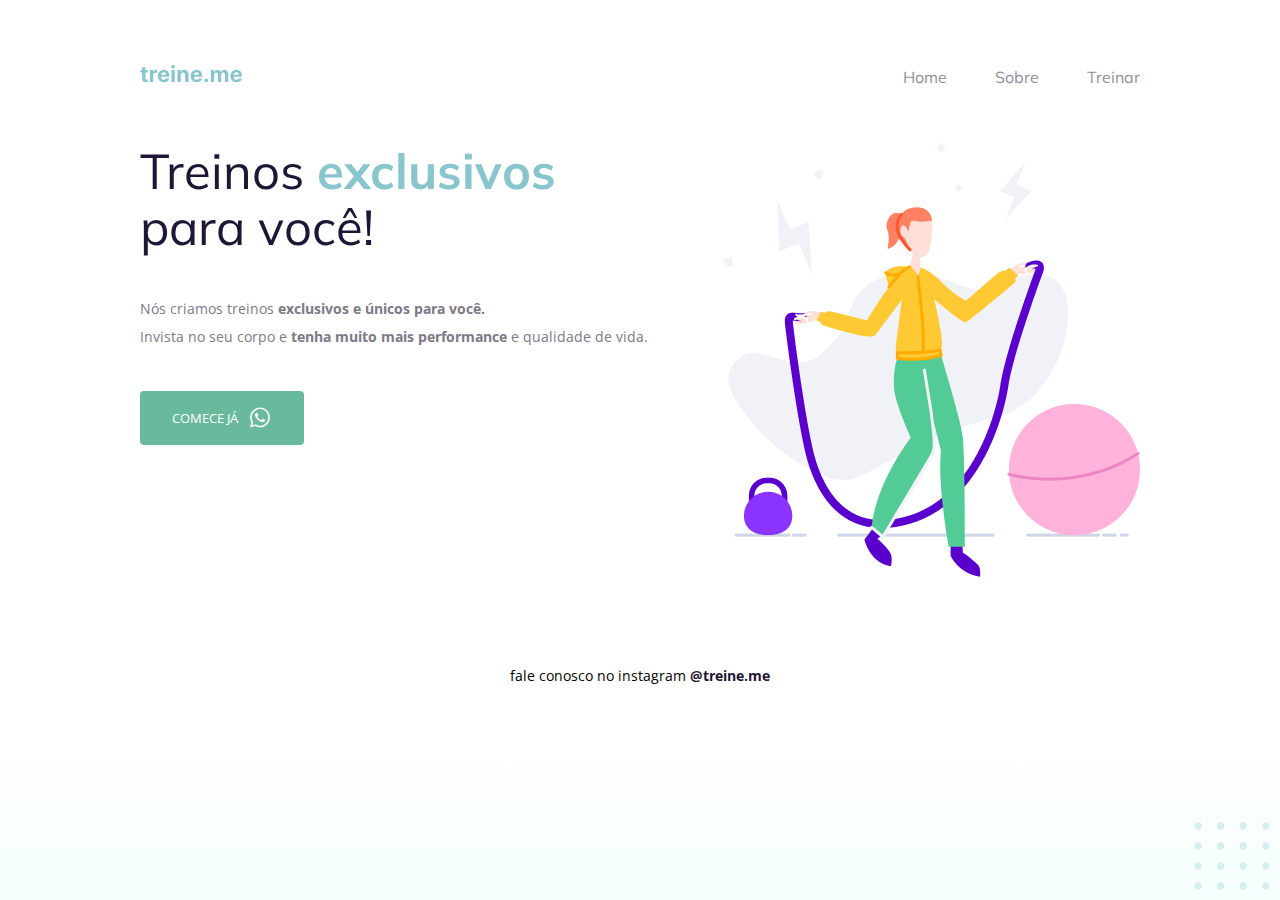
<file: stage02_projeto02/index.html>
<!DOCTYPE html>
<html lang="pt-br">

<head>
  <link rel="preconnect" href="https://fonts.googleapis.com">
  <link rel="preconnect" href="https://fonts.gstatic.com" crossorigin>

  <meta charset="UTF-8" />
  <meta name="viewport" content="width=device-width, initial-scale=1.0" />
  <title>Treine me</title>

  <link href="https://fonts.googleapis.com/css2?family=Mulish:wght@400;700&family=Open+Sans:wght@400;700&display=swap"
    rel="stylesheet">

  <link rel="stylesheet" href="style.css">

</head>

<body>
  <header>
    <div class="page">
      <nav>
        <a id="logo" href="#">
          <img src="images/logo.svg" alt="Treine.me" />
        </a>
        <ul>
          <li><a href="#">Home</a></li>
          <li><a href="#">Sobre</a></li>
          <li><a href="#">Treinar</a></li>
        </ul>
      </nav>
  </header>

  <main>
    <section>
      <div>
        <h1>Treinos <span>exclusivos</span> para você!</h1>
        <p>
          Nós criamos treinos <strong>exclusivos e únicos para você.</strong></br>
          Invista no seu corpo e <strong>tenha muito mais performance</strong> e qualidade de vida.
        </p>
        <button>
          Comece já
          <img src="images/whats.svg" alt="Ícone do whatsapp">
        </button>
      </div>
      <div>
        <img src="images/img.png" alt="Desenho de uma mulher pulando corta numa academia.">
      </div>
    </section>
  </main>

  <footer>
    fale conosco no instagram <a href="https://instagram.com/treineme" target="_blank">@treine.me</a>
  </footer>

  <div>
    <img id="balls" src="images/balls.svg" alt="Bolinhas decorativas verdes no canto inferior direito da página.">
  </div>

</body>

</html>
</file>
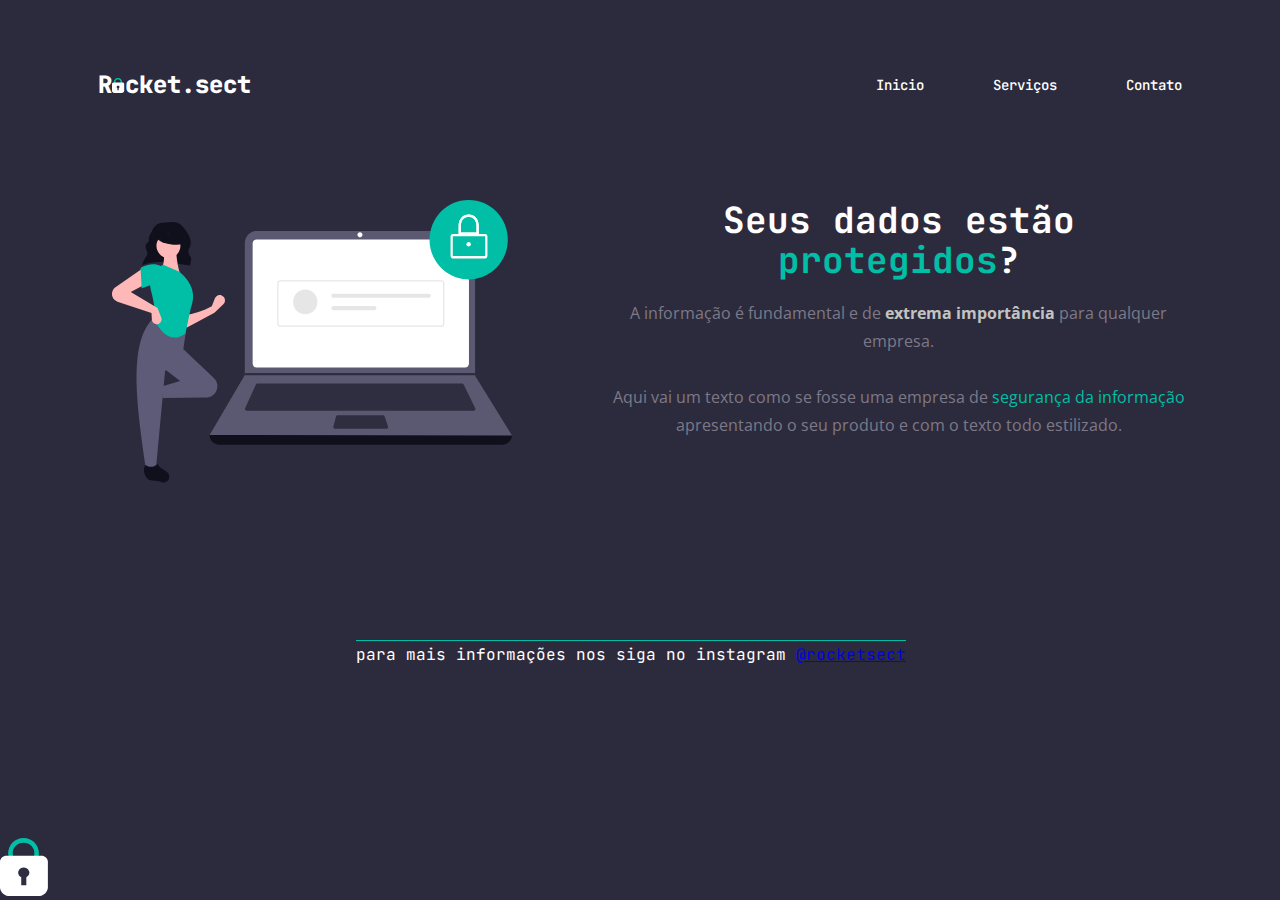
<file: stage02_projeto03/index.html>
<!DOCTYPE html>
<html lang="en">

<head>
    <meta charset="UTF-8">
    <meta http-equiv="X-UA-Compatible" content="IE=edge">
    <meta name="viewport" content="width=device-width, initial-scale=1.0">
    <title>projeto_02</title>
    <link rel="preconnect" href="https://fonts.googleapis.com">
    <link rel="preconnect" href="https://fonts.gstatic.com" crossorigin>
    <link
        href="https://fonts.googleapis.com/css2?family=JetBrains+Mono:wght@400;700&family=Open+Sans:wght@400;700&display=swap"
        rel="stylesheet">
    <link rel="stylesheet" href="style.css">
</head>

<body>
    <header>
        <div>
            <div class="header-logo">
                <div>
                    <p>
                        <strong>R</strong><img src="./img/padlock-decoration.svg" alt="padlock"
                            width="13px"><strong>cket.sect</strong>
                    </p>
                </div>
            </div>
            <nav class="header-nav">
                <p>Inicio</p>
                <p>Serviços</p>
                <p>Contato</p>
            </nav>
        </div>
    </header>
    <main>
        <div>
            <div class="main-left">
                <img src="./img/img1.svg" alt="img" width="401px">
            </div>
            <div class="main-right">
                <div>
                    <h1>
                        Seus dados estão <span>protegidos</span>?
                    </h1>
                </div>
                <div>
                    <p>
                        A informação é fundamental e de <strong>extrema importância</strong> para qualquer
                        <br>
                        empresa.
                        <br>
                        <br>
                        Aqui vai um texto como se fosse uma empresa de <span>segurança da informação</span>
                        <br>
                        apresentando o seu produto e com o texto todo estilizado.
                        <br>
                        <br>
                    </p>
                </div>
            </div>
        </div>
    </main>
    <footer>
        <div>
            <div class="footer-insta">
                <p>
                    para mais informações nos siga no instagram <a
                        href="https://instagram.com/rocketseat_oficial?igshid=YmMyMTA2M2Y=">@rocketsect</a>
                </p>
            </div>
            <div class="footer-padlock">
                <img src="./img/padlock-decoration.svg" alt="padlock" width="51px">
            </div>
        </div>
    </footer>
</body>

</html>
</file>
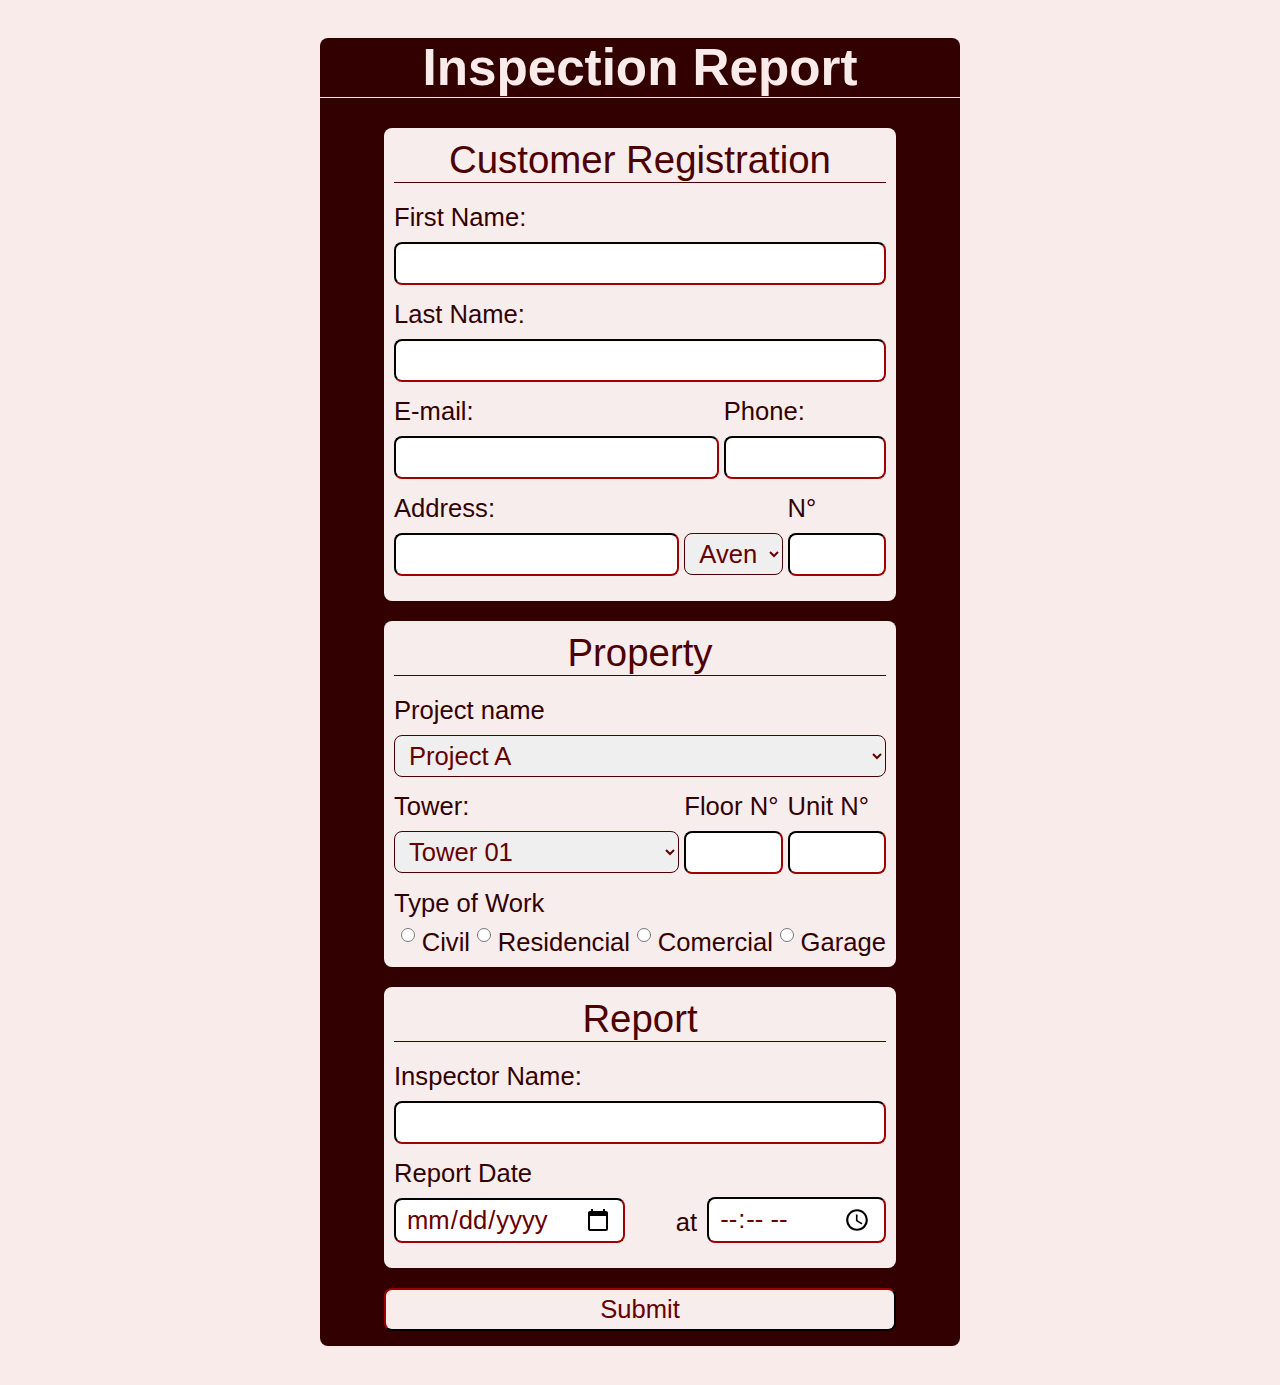
<file: stage03_projeto01/index.html>
<!DOCTYPE html>
<html lang="pt-br">

<head>
    <meta charset="UTF-8">
    <meta http-equiv="X-UA-Compatible" content="IE=edge">
    <meta name="viewport" content="width=device-width, initial-scale=1.0">

    <link rel="stylesheet" href="style.css">

    <link href="https://fonts.googleapis.com/css2?family=Archivo:wght@300;500;700&family=Poppins&display=swap"
        rel="stylesheet">
    <title>Document</title>
</head>

<body>
    <div class="body-page">
        <nav></nav>
        <header>
            <div class="header-title">
                <legend>Inspection Report</legend>
            </div>
        </header>
        <section>
            <div class="section-form">
                <form action="/action_page.php" id="inspection-report" class="inspection-report">
                    <fieldset>
                        <div class="fieldset-wrapper">
                            <div class="customer-registration">
                                <legend>Customer Registration</legend>

                                <div class="input-wrapper">
                                    <label for=" customer-name">First Name:</label>
                                    <input type="text" name="customer-name" id="customer-name" />
                                </div>

                                <div class="input-wrapper">
                                    <label for="customer-surname">Last Name:</label>
                                    <input type="text" name="customer-surname" id="customer-surname" />
                                </div>

                                <div class="contact-wrapper">
                                    <div class="input-wrapper" id="email-wrapper">
                                        <label for="customer-email">E-mail:</label>
                                        <input type="email" name="customer-email" id="customer-email" />
                                    </div>

                                    <div class="input-wrapper" id="phone-wrapper">
                                        <label for="customer-phone">Phone:</label>
                                        <input type="number" name="customer-phone" id="customer-phone" />
                                    </div>
                                </div>
                                <div class="property-wrapper">

                                    <div class="input-wrapper" id="property-wrapper">
                                        <label for="property-address">Address:</label>
                                        <input type="text" name="property-address" id="property-address" />
                                    </div>

                                    <div class="input-wrapper" id="type-wrapper">
                                        <label for="type-street" style="opacity: 0;">Type</label>
                                        <select type="text" name="type-street" id="type-street">
                                            <option value="avenue">Avenue</option>
                                            <option value="boulevard">Boulevard</option>
                                            <option value="highway">Highway</option>
                                            <option value="road">Road</option>
                                            <option value="street">Street</option>
                                        </select>
                                    </div>

                                    <div class="input-wrapper" id="number-wrapper">
                                        <label for="number-street">N&deg</label>
                                        <input type="number" name="number-street" id="number-street" />
                                    </div>

                                </div>
                            </div>

                            <div class="property-registration">
                                <legend>Property</legend>

                                <div class="input-wrapper">
                                    <label for="project-name">Project name</label>
                                    <select type="radio" name="project-name" id="project-name">
                                        <option value="projecta">Project A</option>
                                        <option value="projectb">Project B</option>
                                        <option value="projectc">Project C</option>
                                        <option value="projectd">Project D</option>
                                        <option value="projecte">Project E</option>
                                    </select>
                                </div>

                                <div>
                                    <div class="building-wrapper">
                                        <div class="input-wrapper" id="tower-wrapper">
                                            <label for="project-tower">Tower:</label>
                                            <select type="text" name="project-tower" id="project-tower">
                                                <option value="tower01">Tower 01</option>
                                                <option value="tower02">Tower 02</option>
                                                <option value="tower03">Tower 03</option>
                                                <option value="tower04">Tower 04</option>
                                                <option value="tower05">Tower 05</option>
                                            </select>
                                        </div>
                                        <div class="input-wrapper" id="floor-wrapper">
                                            <label for="number-floor">Floor N&deg</label>
                                            <input type="number" name="number-floor" id="number-floor" />
                                        </div>
                                        <div class="input-wrapper" id="unit-wrapper">
                                            <label for="number-unit">Unit N&deg</label>
                                            <input type="number" name="number-unit" id="number-unit" />
                                        </div>
                                    </div>
                                </div>

                                <div class="input-wrapper" id="project-wrapper">
                                    <label for=" project-type">Type of Work</label>
                                    <div>
                                        <input type="radio" name="project-type" id="project-type"
                                            value="civil">Civil</input>
                                        <input type="radio" name="project-type" id="project-type"
                                            value="residencial">Residencial</input>
                                        <input type="radio" name="project-type" id="project-type"
                                            value="comercial">Comercial</input>
                                        <input type="radio" name="project-type" id="project-type"
                                            value="garage">Garage</input>
                                    </div>
                                </div>
                            </div>

                            <div class="inspector-registration">
                                <legend>Report</legend>

                                <div class="input-wrapper">
                                    <label for="inspector-name">Inspector Name:</label>
                                    <input type="text" name="inspector-name" id="inspector-name" />
                                </div>
                                <div class="date-wrapper">
                                    <div class="input-wrapper">
                                        <label for="inspection-date">Report Date</label>
                                        <input type="date" name="inspection-date" id="inspection-date" />
                                    </div>

                                    <div class="input-wrapper" id="at">
                                        <label for="inspection-time">at</label>
                                        <input type="time" id="inspection-time" />
                                    </div>
                                </div>
                            </div>

                            <div>
                                <input type="submit" value="Submit" class="submit-wrapper">
                            </div>

                        </div>
                    </fieldset>
                </form>
            </div>
        </section>
        <footer></footer>



    </div>
</body>

</html>
</file>
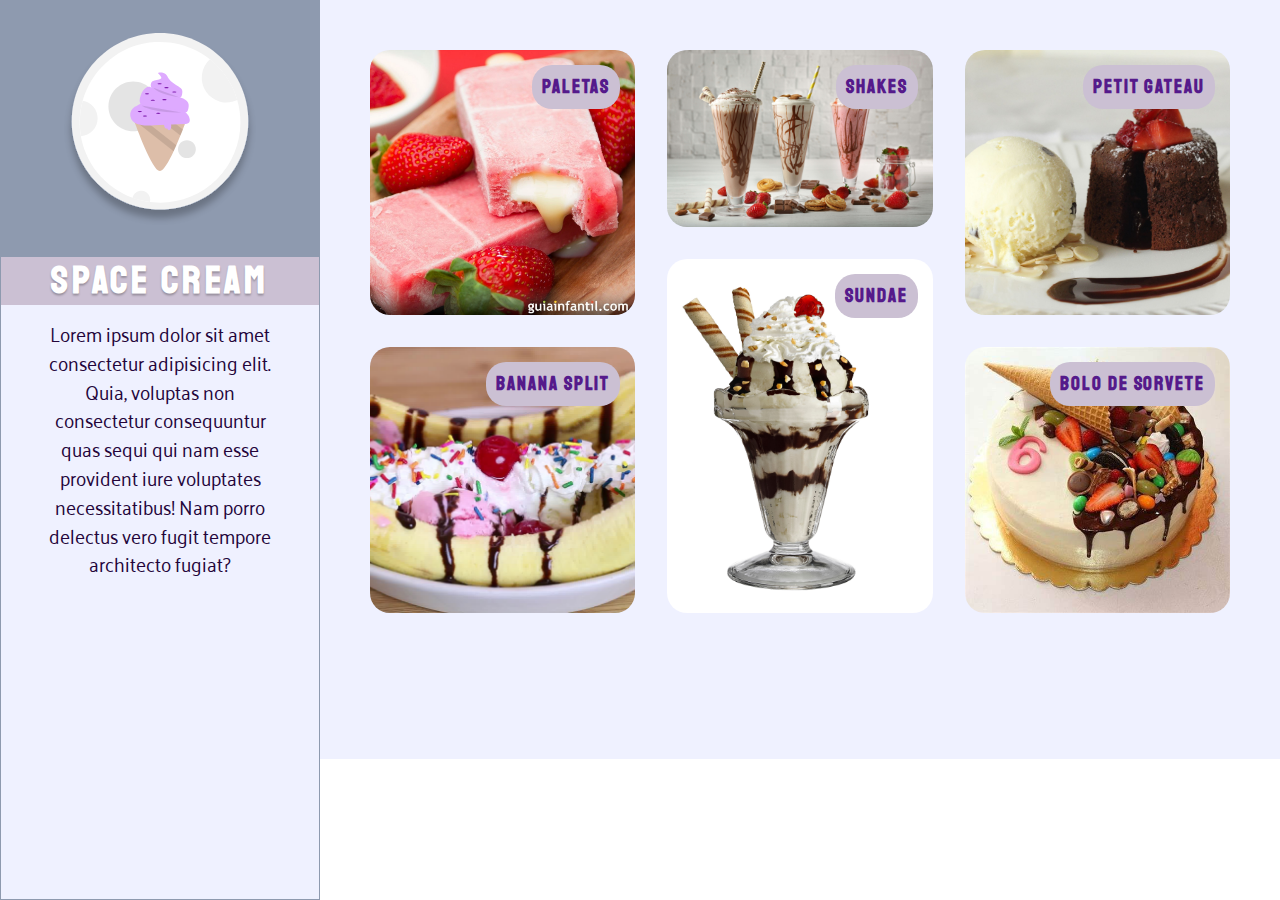
<file: stage03_projeto02/index.html>
<!DOCTYPE html>
<html lang="en">

<head>
    <link rel="preconnect" href="https://fonts.googleapis.com">
    <link rel="preconnect" href="https://fonts.gstatic.com" crossorigin>

    <meta charset="UTF-8">
    <meta http-equiv="X-UA-Compatible" content="IE=edge">
    <meta name="viewport" content="width=device-width, initial-scale=1.0">

    <link href="https://fonts.googleapis.com/css2?family=Palanquin&family=Staatliches&display=swap" rel="stylesheet">

    <link rel="stylesheet" href="style.css">

    <title>Document</title>
</head>

<body>
    <div class="body-page">
        <header>
            <div class="header-logo">
                <img src="./img/logo.svg" alt="logo space cream">
            </div>
            <div class="header-title">
                <h1>Space cream</h1>
            </div>
            <div class="header-text">
                <p>
                    Lorem ipsum dolor sit amet consectetur adipisicing elit. Quia, voluptas non consectetur
                    consequuntur
                    quas sequi qui nam esse provident iure voluptates necessitatibus! Nam porro delectus vero fugit
                    tempore architecto fugiat?
                </p>
            </div>
        </header>
        <main>
            <div class="main-page">
                <section>
                    <div class="main-section-product">
                        <div>
                            <h2><a href="">Paletas</a></h2>
                            <img src="./img/paletas.jpg" alt="paletas mexicanas">
                        </div>
                        <div>
                            <h2><a href="">Shakes</a></h2>
                            <img src="./img/shake.jfif" alt="shake">
                        </div>
                        <div>
                            <h2><a href="">Petit gateau</a></h2>
                            <img src="./img/petitgato.jpg" alt="Petit gateau">
                        </div>
                        <div>
                            <h2><a href="">Sundae</a></h2>
                            <img src="./img/sundae.jfif" alt="Sundae">
                        </div>
                        <div>
                            <h2><a href="">Banana split</a></h2>
                            <img src="./img/banana split.jpg" alt="Banana split">
                        </div>
                        <div>
                            <h2><a href="">Bolo de sorvete</a></h2>
                            <img src="./img/bolo de sorvete.jfif" alt="sorvete">
                        </div>
                    </div>
                </section>
            </div>
        </main>
    </div>
</body>

</html>
</file>
<file: stage02_projeto02/style.css>
/* 

CSS STRUCTURE IN 4 SECTIONS

LAYOUT PAGE
STYLE FONTS
STYLE LAYOUT
EFFECTS

*/

/* --------------------------------------------------------------------------------------------- */
/* LAYOUT PAGE */

* {
  margin: 0;
  padding: 0;
}

body {
  margin: 0 auto;
  min-height: 100vh;
  width: 1000px;
}

.page {
  padding-top: 65px;
}

nav {
  display: flex;
  justify-content: space-between;
  align-items: center;
  margin-bottom: 55px;
}

ul {
  display: flex;
  gap: 48px;
  list-style: none;
  margin: 0;
  padding: 0;
}

section {
  display: flex;
  justify-content: space-between;
}

h1 {
  width: 490px;
}

section p {
  margin: 40px 0;
}

footer {
  font-size: 14px;
  line-height: 28px;

  text-align: center;

  margin-top: 80px;
}

#balls {
  position: fixed;
  bottom: 0;
  right: 0;
}

/* --------------------------------------------------------------------------------------------- */
/* STYLE FONTS */

body {
  font-family: "Open Sans", sans-serif;
}

a {
  color: #1f1534;
  text-decoration: none;
}

h1,
ul {
  font-family: "Mulish", sans-serif;
}

ul li a {
  opacity: 0.5;
}

ul li a:hover {
  font-weight: bold;
  opacity: 1;
}

h1 {
  color: #1f1534;
  font-weight: normal;
  font-size: 49px;
  line-height: 56px;
}

h1 span {
  color: #89c5cc;
  font-weight: bold;
}

section p {
  font-size: 14px;
  line-height: 28px;
  color: #7d7987;

  margin: 40px 0;
}

footer a {
  font-weight: bold;
}

/* --------------------------------------------------------------------------------------------- */
/* STYLE LAYOUT */

body {
  background: linear-gradient(180deg, rgb(227, 255, 248, 0) 82.08%, rgb(227, 255, 248, 0.38) 100%);
}

/* --------------------------------------------------------------------------------------------- */
/* EFECTS */

button {
  color: white;
  text-transform: uppercase;
  font-family: "Open Sans", sans-serif;

  background: #69B99D;
  border: 0;
  padding: 14px 32px 15px;

  display: flex;
  align-items: center;
  justify-content: center;
  gap: 10px;

  border-radius: 4px;

  cursor: pointer;
}

button:hover {
  background: #4EA788;
}
</file>
<file: stage02_projeto03/style.css>
* {
    margin: 0;
    padding: 0;
}

body {
    margin: 0, auto;
    width: 1280px;
    height: 720px;
    text-align: center;
    background: rgba(44, 43, 61, 1);
}


header {
    padding-top: 71px;
}

header div {
    display: flex;
    justify-content: space-between;
}

.header-logo {
    display: flex;
    margin-left: 98px;
    width: 168px;
}

.header-nav {
    margin-right: 98px;
    display: flex;
    width: 306px;
    justify-content: space-between;
    align-items: center;
    align-content: center;
}

main {
    margin-top: 101px;
    margin-bottom: 157px;
}

main div {
    display: flex;
    justify-content: space-between;
}

.main-left {
    margin-left: 111px;
    width: 401px;
}

.main-right {
    margin-right: 77px;
    width: 609px;
    height: 267px;
    align-items: center;
    display: flex;
    flex-direction: column;
    justify-content: space-between;

}

h1 p {
    font-family: 'JetBrains Mono', monospace;
}

footer {
    display: flex;
    margin: 0px 356px;
}

.footer-insta {
    height: 55;
    align-items: center;
    padding-bottom: 23px;
    border-top: 1px solid #00BFA6;
}

.footer-padlock {
    position: fixed;
    bottom: 0;
    left: 0;
}

/* FONT STYLE */

h1,
p {
    font-family: 'JetBrains Mono', monospace;
    font-style: normal;
    line-height: 28px;
    text-align: center;
    color: rgba(255, 255, 255, 1);
}

.header-logo div p {
    font-weight: 700;
    font-size: 24px;

}

.header-nav p {
    font-weight: 500;
    font-size: 14px;
    ;
}

.main-right div h1 {
    font-style: normal;
    font-weight: 700;
    font-size: 36px;
    line-height: 40px;
}

.main-right div h1 span {
    color: #00BFA6;
}

.main-right div p {
    font-family: 'Open Sans', sans-serif;
    color: #7D7987;
}

.main-right div p strong {
    color: #C2C2C2;
}

.main-right div p span {
    color: #00BFA6;
}
</file>
<file: stage03_projeto01/style.css>
* {
    margin: 0;
    padding: 0;

    box-sizing: border-box;
}

:root {
    font-size: 62.5%;

    /*TEXT FONT*/
    --ff-heading: 'Epilogue', sans-serif;
    --fs-heading: clamp(2rem, 4vw, 15rem);

    --ff-legend: 'Epilogue', sans-serif;
    --fs-legend: clamp(1.5rem, 3vw, 5rem);

    --ff-texting: 'Epilogue', sans-serif;
    --fs-texting: clamp(1rem, 2vw, 3rem);

    /*COLOR FONT*/
    --hue: 360;
    --fc-legend: hsl(var(--hue), 100%, 15%);
    --fc-input: hsl(var(--hue), 100%, 20%);

    /*COLOR BACKGROUND*/
    --bg-first: hsl(var(--hue), 40%, 95%);
    --bg-second: hsl(var(--hue), 20%, 95%);
    --bg-third: hsl(var(--hue), 60%, 95%);
    --bg-fourth: hsl(var(--hue), 100%, 10%);
}

/*LAYOUT*/
.body-page {
    margin: 3vw auto;
    max-width: clamp(30rem, 50vw, 250rem);
    border-radius: 8px;
    display: flex;
    flex-direction: column;
}

.customer-registration,
.property-registration,
.inspector-registration {
    display: flex;
    border-radius: 8px;
    margin-bottom: 2rem;
    padding: 1rem;
    justify-content: center;
}

.header-title {
    margin-bottom: 3rem;
}

.section-form {
    display: flex;
    justify-content: center;
}

fieldset {
    border: none;
}

.fieldset-wrapper {
    display: flex;
    flex-direction: column;
    width: clamp(25rem, 40vw, 250rem);
}

.fieldset-wrapper div {
    display: flex;
    flex-direction: column;
}

.customer-registration .contact-wrapper {
    justify-content: space-between;
    flex-direction: row;
    width: 100%
}

#email-wrapper {
    width: 66%
}

#phone-wrapper {
    width: 33%
}

.customer-registration .property-wrapper {
    justify-content: space-between;
    flex-direction: row;
    width: 100%
}

#property-wrapper {
    width: 58%
}

#type-wrapper {
    width: 20%
}

#number-wrapper {
    width: 20%;
}

.property-registration .building-wrapper {
    justify-content: space-between;
    flex-direction: row;
    width: 100%
}

#tower-wrapper {
    width: 58%;
}

#floor-wrapper {
    width: 20%;
}

#unit-wrapper {
    width: 20%;
}

#project-wrapper div {
    display: flex;
    flex-direction: row;
}

#project-wrapper div input {
    width: 100%;
}

.inspector-registration .date-wrapper {
    justify-content: space-between;
    flex-direction: row;
    width: 100%;
    display: flex;
    align-items: flex-end;
}

.inspector-registration .date-wrapper #at {
    align-items: center;
    flex-direction: row;
    height: 50%;
    display: flex;
    gap: 1rem;
}

#inspection-date {
    width: 100%;
}

#inspection-time {
    width: 100%;
}

label {
    margin-bottom: 1rem;
}

input,
select {
    margin-bottom: 1.5rem;
}

.submit-wrapper {
    padding: 1rem;
}

/*FONT AND COLOR*/

body {
    background-color: var(--bg-third);
}

.header-title legend {
    color: var(--bg-third);
    border-bottom: 1px solid var(--bg-third);
    font-family: var(--ff-heading);
    font-size: var(--fs-heading);
    font-weight: 700;
}

legend {
    font-family: var(--ff-legend);
    font-size: var(--fs-legend);
    color: var(--fc-legend);
    font-weight: 500;
    margin-bottom: 2rem;
    justify-content: center;
    display: flex;
    border-bottom: 1px solid var(--fc-legend);
}

.body-page {
    background-color: var(--bg-fourth);
}

.input-wrapper {
    font-family: var(--ff-texting);
    font-size: var(--fs-texting);
    font-weight: 300;
    color: var(--bg-fourth);
}

select,
input {
    font-family: var(--ff-texting);
    font-size: var(--fs-texting);
    font-weight: 300;
    color: var(--fc-input);
}

.submit-wrapper,
.customer-registration,
.property-registration,
.inspector-registration {
    background-color: var(--bg-first);
}

.submit-wrapper,
select,
input {
    border-radius: 8px;
    border-color: var(--fc-legend);
    padding: .5rem 1rem;
}

.submit-wrapper:hover,
select:hover,
input:hover {
    background-color: var(--bg-second);
}

select:focus,
input:focus {

    outline: 2px solid green;
}

input:invalid {
    border: 1px solid #FF1010;
}
</file>
<file: stage03_projeto02/style.css>
* {
    margin: 0;
    padding: 0;

    box-sizing: border-box;
}

:root {
    font-size: 62.5%;

    --ff-Palanquin: 'Palanquin', sans-serif;
    --ff-Staatliches: 'Staatliches', cursive;

    --fs-title: clamp(.5rem, 6vw, 2.5rem);
    --fs-texting: clamp(.5rem, 6vw, 1.5rem);
    --fs-wrapper: clamp(.1rem, 3.5vw, 2.5rem);
}

.body-page {
    margin: 0 auto;
    max-width: clamp(32rem, 100vw, 70rem);
}

header {
    display: flex;
    flex-direction: column;
}

.header-logo {
    margin: 3.2rem auto;
    display: flex;
    width: clamp(1rem, 35vw, 30rem);
    object-fit: fill;
}

.header-logo img {
    width: 100%;
}

.header-title {
    display: flex;
    justify-content: center;
}

.header-text {
    display: flex;
    justify-content: center;
    text-align: center;
}

.header-text p {
    padding: 1.4rem 4rem 6.3rem 4rem;
}

.main-page {
    padding: 0 3.2rem;
}

.main-section-product {
    display: flex;
    flex-direction: column;
    justify-content: center;
    gap: 3.2rem;
}

.main-section-product div {
    display: flex;
    flex-direction: column;

    position: relative;
}

.main-section-product div img {
    max-width: clamp(25.6rem, 100vw, 63.6rem);
    height: clamp(25.6rem, 100vw, 33.6rem);
    object-fit: cover;
    border-radius: 2rem;
}

.main-section-product div h2 {
    border-radius: 2rem;
    padding: clamp(0rem, 100vw, 1rem);

    display: flex;
    flex-direction: column;

    position: absolute;
    top: 1rem;
    right: 1rem;
    z-index: 1;
}

.main-section-product div h2 a {
    text-decoration: none;
}

header {
    background-color: rgba(142, 154, 175, 1);
}

.header-title {
    font-family: var(--ff-Staatliches);
    font-size: var(--fs-title);

    color: rgba(255, 255, 255, 1);
    letter-spacing: 0.2em;
    text-shadow: 0px 2px 2px rgba(0, 0, 0, 0.25);
    text-transform: uppercase;

    background-color: rgba(203, 192, 211, 1);
}

header section {
    background-color: #EFF1FF;
    display: block;
}

.main-page {
    background-color: #EFF1FF;
}

.header-text p {
    font-family: var(--ff-Palanquin);
    font-size: var(--fs-texting);

    color: rgba(35, 5, 58, 1);
    background-color: #EFF1FF;
    line-height: 1.5;
}

.main-section-product div h2 {
    font-family: var(--ff-Staatliches);
    font-size: var(--fs-wrapper);

    color: rgba(74, 78, 105, 1);
    letter-spacing: 0.1em;
    text-transform: uppercase;

    background-color: rgba(203, 192, 211, 1);
}

@media (min-width: 750px) {

    :root {
        font-size: 62.5%;

        --ff-Palanquin: 'Palanquin', sans-serif;
        --ff-Staatliches: 'Staatliches', cursive;

        --fs-title: clamp(.1rem, 1.5vw, 30rem);
        --fs-texting: clamp(.1rem, 1.5vw, 30rem);
        --fs-wrapper: clamp(.1rem, 1.5vw, 30rem);
    }

    body {
        height: 100vh;

    }

    .body-page {
        /* margin: 0 auto; */
        display: flex;
        flex-direction: row;
        max-width: 100%;
        position: relative;
    }

    header {
        width: 25vw;
        border: 1px solid rgba(142, 154, 175, 1);
        height: 100vh;
        position: fixed;
        top: 0;
        left: 0;
    }

    .header-logo {
        margin: 3.2rem auto;
        display: flex;
        width: clamp(1rem, 15vw, 100rem);
        object-fit: fill;
    }

    .header-title {
        font-size: var(--fs-title)
    }

    .header-text {
        height: 100%;
    }

    .main-page {
        margin-left: 25vw;
        padding: 3.2rem;
        position: absolute;
        width: calc(100% - 25vw);
    }

    .main-section-product {
        grid-template-columns: 1fr 1fr;
        flex-direction: row;
        display: grid;
    }

    .main-section-product div img {
        max-width: 100%;
        height: 100%;
    }

    .main-section-product div h2 {
        padding: clamp(0rem, 100vw, 1rem);
        top: 1rem;
        right: 1rem;
    }

}

@media (min-width: 1020px) {

    .main-page {
        padding: 5rem;
    }

    .main-section-product div h2 {
        top: 1.5rem;
        right: 1.5rem;
    }

    .main-section-product {
        grid-template-columns: 1fr 1fr 1fr;
        grid-template-areas:
            "A B C"
            "A D C"
            "E D F"
            "G H I"
            "G J I"
            "K J L";
    }

    .main-section-product div:nth-child(1) {
        grid-area: A;
    }

    .main-section-product div:nth-child(2) {
        grid-area: B;
    }

    .main-section-product div:nth-child(3) {
        grid-area: C;
    }

    .main-section-product div:nth-child(4) {
        grid-area: D;
    }

    .main-section-product div:nth-child(5) {
        grid-area: E;
    }

    .main-section-product div:nth-child(6) {
        grid-area: F;
    }


}
</file>
